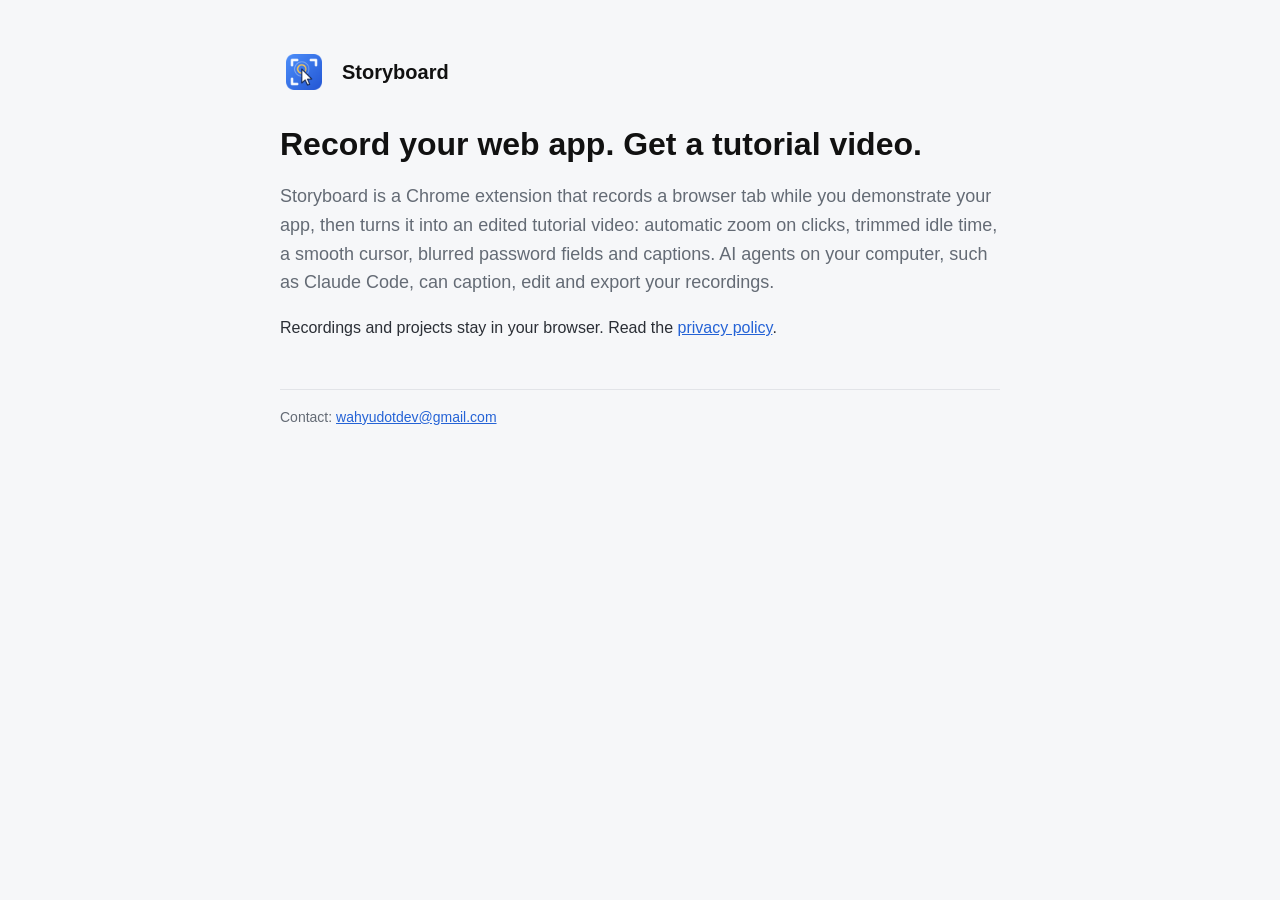
<file: index.html>
<!doctype html>
<html lang="en">
<head>
<meta charset="utf-8" />
<meta name="viewport" content="width=device-width, initial-scale=1" />
<title>Storyboard</title>
<meta name="description" content="Storyboard is a Chrome extension that records your web app and turns it into a tutorial video with auto zoom and captions." />
<link rel="icon" href="icon.png" />
<link rel="stylesheet" href="style.css" />
</head>
<body>
<main>
  <header><img src="icon.png" alt="" /><a href="./">Storyboard</a></header>
  <h1>Record your web app. Get a tutorial video.</h1>
  <p class="lead">Storyboard is a Chrome extension that records a browser tab while you demonstrate your app, then turns it into an edited tutorial video: automatic zoom on clicks, trimmed idle time, a smooth cursor, blurred password fields and captions. AI agents on your computer, such as Claude Code, can caption, edit and export your recordings.</p>
  <p>Recordings and projects stay in your browser. Read the <a href="privacy/">privacy policy</a>.</p>
  <footer>Contact: <a href="mailto:wahyudotdev@gmail.com">wahyudotdev@gmail.com</a></footer>
</main>
</body>
</html>
</file>
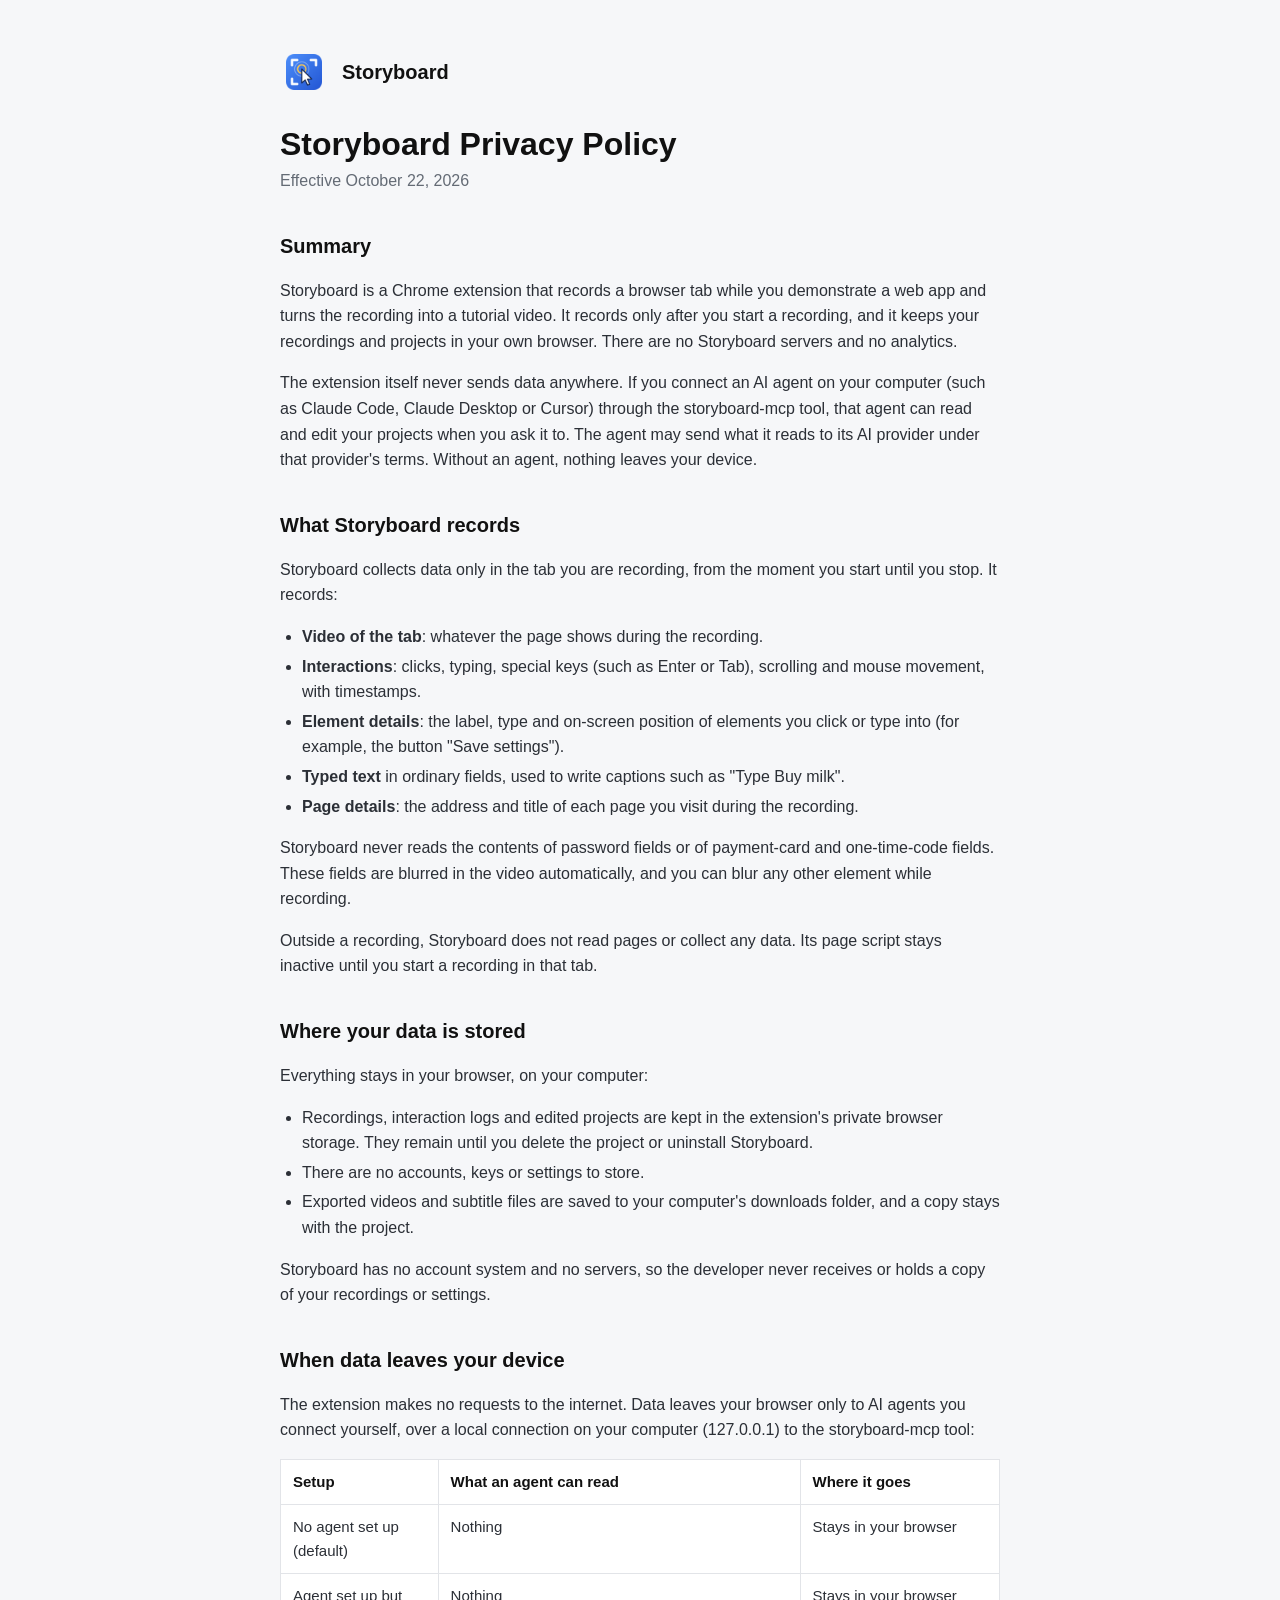
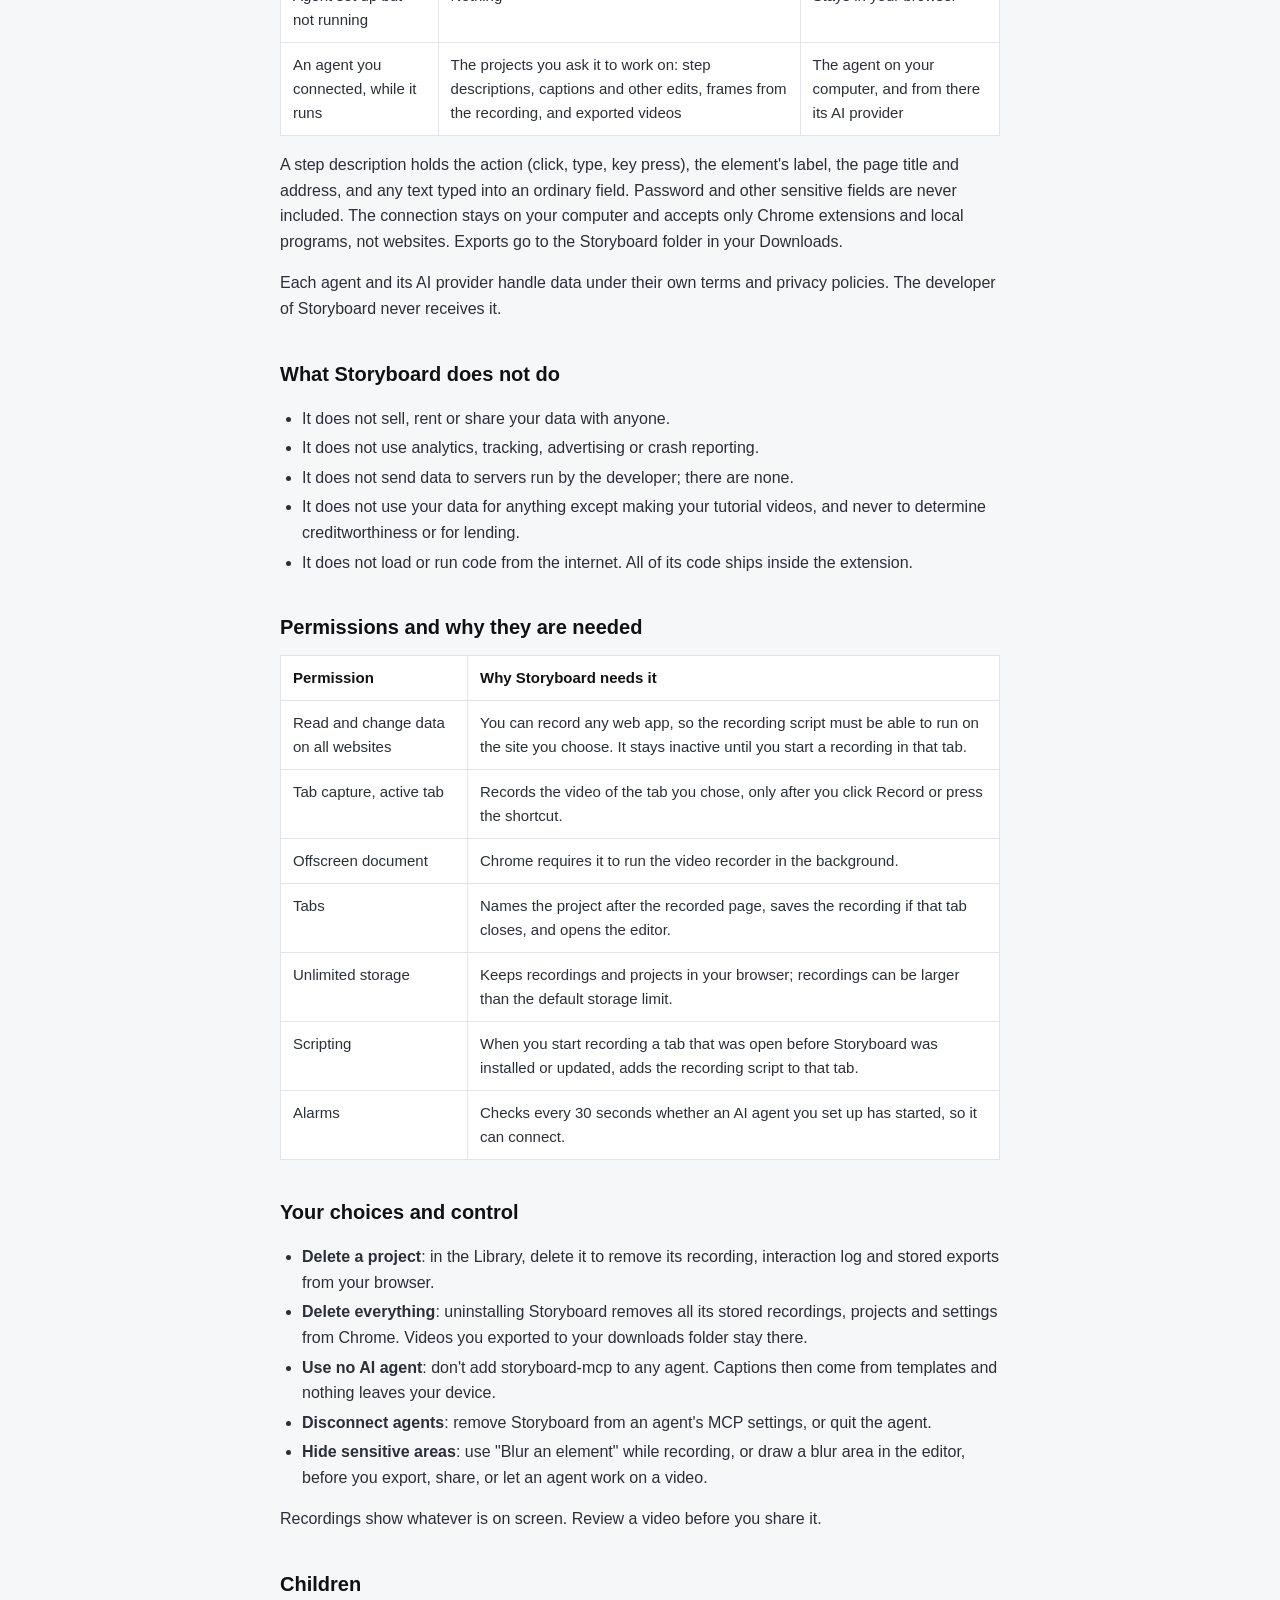
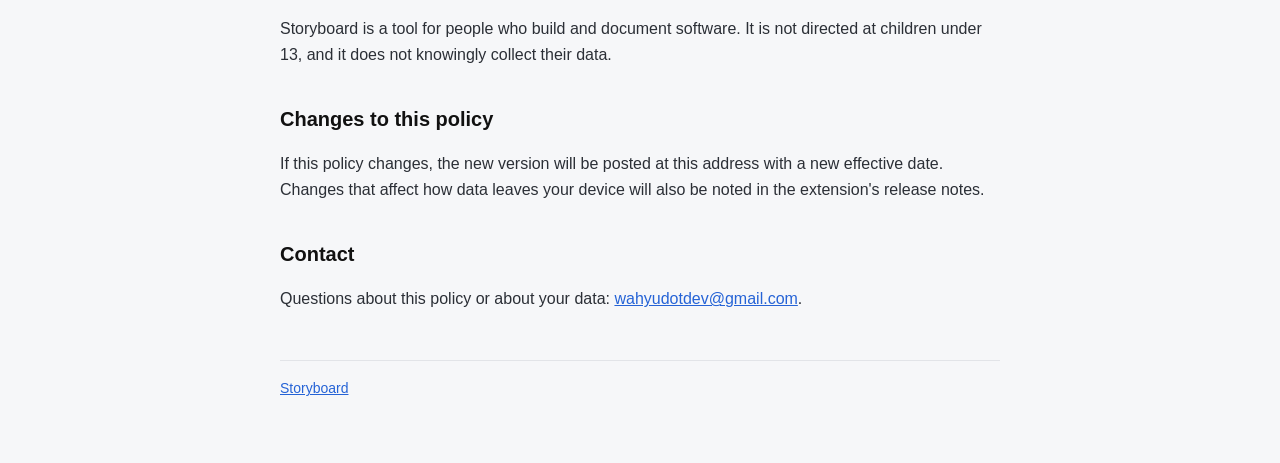
<file: privacy/index.html>
<!doctype html>
<html lang="en">
<head>
<meta charset="utf-8" />
<meta name="viewport" content="width=device-width, initial-scale=1" />
<title>Privacy Policy · Storyboard</title>
<meta name="description" content="How the Storyboard Chrome extension handles your data." />
<link rel="icon" href="../icon.png" />
<link rel="stylesheet" href="../style.css" />
</head>
<body>
<main>
  <header><img src="../icon.png" alt="" /><a href="../">Storyboard</a></header>
  <h1>Storyboard Privacy Policy</h1>
  <p class="meta">Effective October 22, 2026</p>

  <h2>Summary</h2>
  <p>Storyboard is a Chrome extension that records a browser tab while you demonstrate a web app and turns the recording into a tutorial video. It records only after you start a recording, and it keeps your recordings and projects in your own browser. There are no Storyboard servers and no analytics.</p>
  <p>The extension itself never sends data anywhere. If you connect an AI agent on your computer (such as Claude Code, Claude Desktop or Cursor) through the storyboard-mcp tool, that agent can read and edit your projects when you ask it to. The agent may send what it reads to its AI provider under that provider's terms. Without an agent, nothing leaves your device.</p>

  <h2>What Storyboard records</h2>
  <p>Storyboard collects data only in the tab you are recording, from the moment you start until you stop. It records:</p>
  <ul>
    <li><strong>Video of the tab</strong>: whatever the page shows during the recording.</li>
    <li><strong>Interactions</strong>: clicks, typing, special keys (such as Enter or Tab), scrolling and mouse movement, with timestamps.</li>
    <li><strong>Element details</strong>: the label, type and on-screen position of elements you click or type into (for example, the button "Save settings").</li>
    <li><strong>Typed text</strong> in ordinary fields, used to write captions such as "Type Buy milk".</li>
    <li><strong>Page details</strong>: the address and title of each page you visit during the recording.</li>
  </ul>
  <p>Storyboard never reads the contents of password fields or of payment-card and one-time-code fields. These fields are blurred in the video automatically, and you can blur any other element while recording.</p>
  <p>Outside a recording, Storyboard does not read pages or collect any data. Its page script stays inactive until you start a recording in that tab.</p>

  <h2>Where your data is stored</h2>
  <p>Everything stays in your browser, on your computer:</p>
  <ul>
    <li>Recordings, interaction logs and edited projects are kept in the extension's private browser storage. They remain until you delete the project or uninstall Storyboard.</li>
    <li>There are no accounts, keys or settings to store.</li>
    <li>Exported videos and subtitle files are saved to your computer's downloads folder, and a copy stays with the project.</li>
  </ul>
  <p>Storyboard has no account system and no servers, so the developer never receives or holds a copy of your recordings or settings.</p>

  <h2>When data leaves your device</h2>
  <p>The extension makes no requests to the internet. Data leaves your browser only to AI agents you connect yourself, over a local connection on your computer (127.0.0.1) to the storyboard-mcp tool:</p>
  <table>
    <thead><tr><th>Setup</th><th>What an agent can read</th><th>Where it goes</th></tr></thead>
    <tbody>
      <tr><td>No agent set up (default)</td><td>Nothing</td><td>Stays in your browser</td></tr>
      <tr><td>Agent set up but not running</td><td>Nothing</td><td>Stays in your browser</td></tr>
      <tr><td>An agent you connected, while it runs</td><td>The projects you ask it to work on: step descriptions, captions and other edits, frames from the recording, and exported videos</td><td>The agent on your computer, and from there its AI provider</td></tr>
    </tbody>
  </table>
  <p>A step description holds the action (click, type, key press), the element's label, the page title and address, and any text typed into an ordinary field. Password and other sensitive fields are never included. The connection stays on your computer and accepts only Chrome extensions and local programs, not websites. Exports go to the Storyboard folder in your Downloads.</p>
  <p>Each agent and its AI provider handle data under their own terms and privacy policies. The developer of Storyboard never receives it.</p>

  <h2>What Storyboard does not do</h2>
  <ul>
    <li>It does not sell, rent or share your data with anyone.</li>
    <li>It does not use analytics, tracking, advertising or crash reporting.</li>
    <li>It does not send data to servers run by the developer; there are none.</li>
    <li>It does not use your data for anything except making your tutorial videos, and never to determine creditworthiness or for lending.</li>
    <li>It does not load or run code from the internet. All of its code ships inside the extension.</li>
  </ul>

  <h2>Permissions and why they are needed</h2>
  <table>
    <thead><tr><th>Permission</th><th>Why Storyboard needs it</th></tr></thead>
    <tbody>
      <tr><td>Read and change data on all websites</td><td>You can record any web app, so the recording script must be able to run on the site you choose. It stays inactive until you start a recording in that tab.</td></tr>
      <tr><td>Tab capture, active tab</td><td>Records the video of the tab you chose, only after you click Record or press the shortcut.</td></tr>
      <tr><td>Offscreen document</td><td>Chrome requires it to run the video recorder in the background.</td></tr>
      <tr><td>Tabs</td><td>Names the project after the recorded page, saves the recording if that tab closes, and opens the editor.</td></tr>
      <tr><td>Unlimited storage</td><td>Keeps recordings and projects in your browser; recordings can be larger than the default storage limit.</td></tr>
      <tr><td>Scripting</td><td>When you start recording a tab that was open before Storyboard was installed or updated, adds the recording script to that tab.</td></tr>
      <tr><td>Alarms</td><td>Checks every 30 seconds whether an AI agent you set up has started, so it can connect.</td></tr>
    </tbody>
  </table>

  <h2>Your choices and control</h2>
  <ul>
    <li><strong>Delete a project</strong>: in the Library, delete it to remove its recording, interaction log and stored exports from your browser.</li>
    <li><strong>Delete everything</strong>: uninstalling Storyboard removes all its stored recordings, projects and settings from Chrome. Videos you exported to your downloads folder stay there.</li>
    <li><strong>Use no AI agent</strong>: don't add storyboard-mcp to any agent. Captions then come from templates and nothing leaves your device.</li>
    <li><strong>Disconnect agents</strong>: remove Storyboard from an agent's MCP settings, or quit the agent.</li>
    <li><strong>Hide sensitive areas</strong>: use "Blur an element" while recording, or draw a blur area in the editor, before you export, share, or let an agent work on a video.</li>
  </ul>
  <p>Recordings show whatever is on screen. Review a video before you share it.</p>

  <h2>Children</h2>
  <p>Storyboard is a tool for people who build and document software. It is not directed at children under 13, and it does not knowingly collect their data.</p>

  <h2>Changes to this policy</h2>
  <p>If this policy changes, the new version will be posted at this address with a new effective date. Changes that affect how data leaves your device will also be noted in the extension's release notes.</p>

  <h2>Contact</h2>
  <p>Questions about this policy or about your data: <a href="mailto:wahyudotdev@gmail.com">wahyudotdev@gmail.com</a>.</p>

  <footer><a href="../">Storyboard</a></footer>
</main>
</body>
</html>
</file>
<file: style.css>
:root {
  --bg: #121212; --panel: #1e1e1e; --line: #333; --text: #d6d6d6; --muted: #8a8a8a;
  --head: #fff; --blue: #4da3ff; --code: #161616;
  color-scheme: dark light;
}
@media (prefers-color-scheme: light) {
  :root { --bg: #f6f7f9; --panel: #fff; --line: #e2e4e8; --text: #2b2f36; --muted: #646b75; --head: #111; --blue: #2563d6; --code: #f0f2f5; }
}
* { box-sizing: border-box; }
body { margin: 0; background: var(--bg); color: var(--text); font: 16px/1.6 -apple-system, BlinkMacSystemFont, "Segoe UI", Inter, Roboto, sans-serif; }
main { max-width: 760px; margin: 0 auto; padding: 48px 20px 64px; }
header { display: flex; align-items: center; gap: 14px; margin-bottom: 28px; }
header img { width: 48px; height: 48px; }
header a { color: var(--head); text-decoration: none; font-size: 20px; font-weight: 600; }
h1 { color: var(--head); font-size: 32px; font-weight: 600; margin: 0 0 4px; line-height: 1.25; }
h2 { color: var(--head); font-size: 20px; font-weight: 600; margin: 36px 0 8px; }
.meta { color: var(--muted); margin: 0 0 24px; }
a { color: var(--blue); }
table { width: 100%; border-collapse: collapse; margin: 12px 0; font-size: 15px; background: var(--panel); }
th, td { text-align: left; vertical-align: top; padding: 10px 12px; border: 1px solid var(--line); }
th { color: var(--head); font-weight: 600; }
ul { padding-left: 22px; }
li { margin: 4px 0; }
footer { margin-top: 48px; padding-top: 16px; border-top: 1px solid var(--line); color: var(--muted); font-size: 14px; }
.lead { font-size: 18px; color: var(--muted); }
@media (max-width: 560px) { h1 { font-size: 26px; } table { font-size: 14px; } th, td { padding: 8px; } }
</file>
